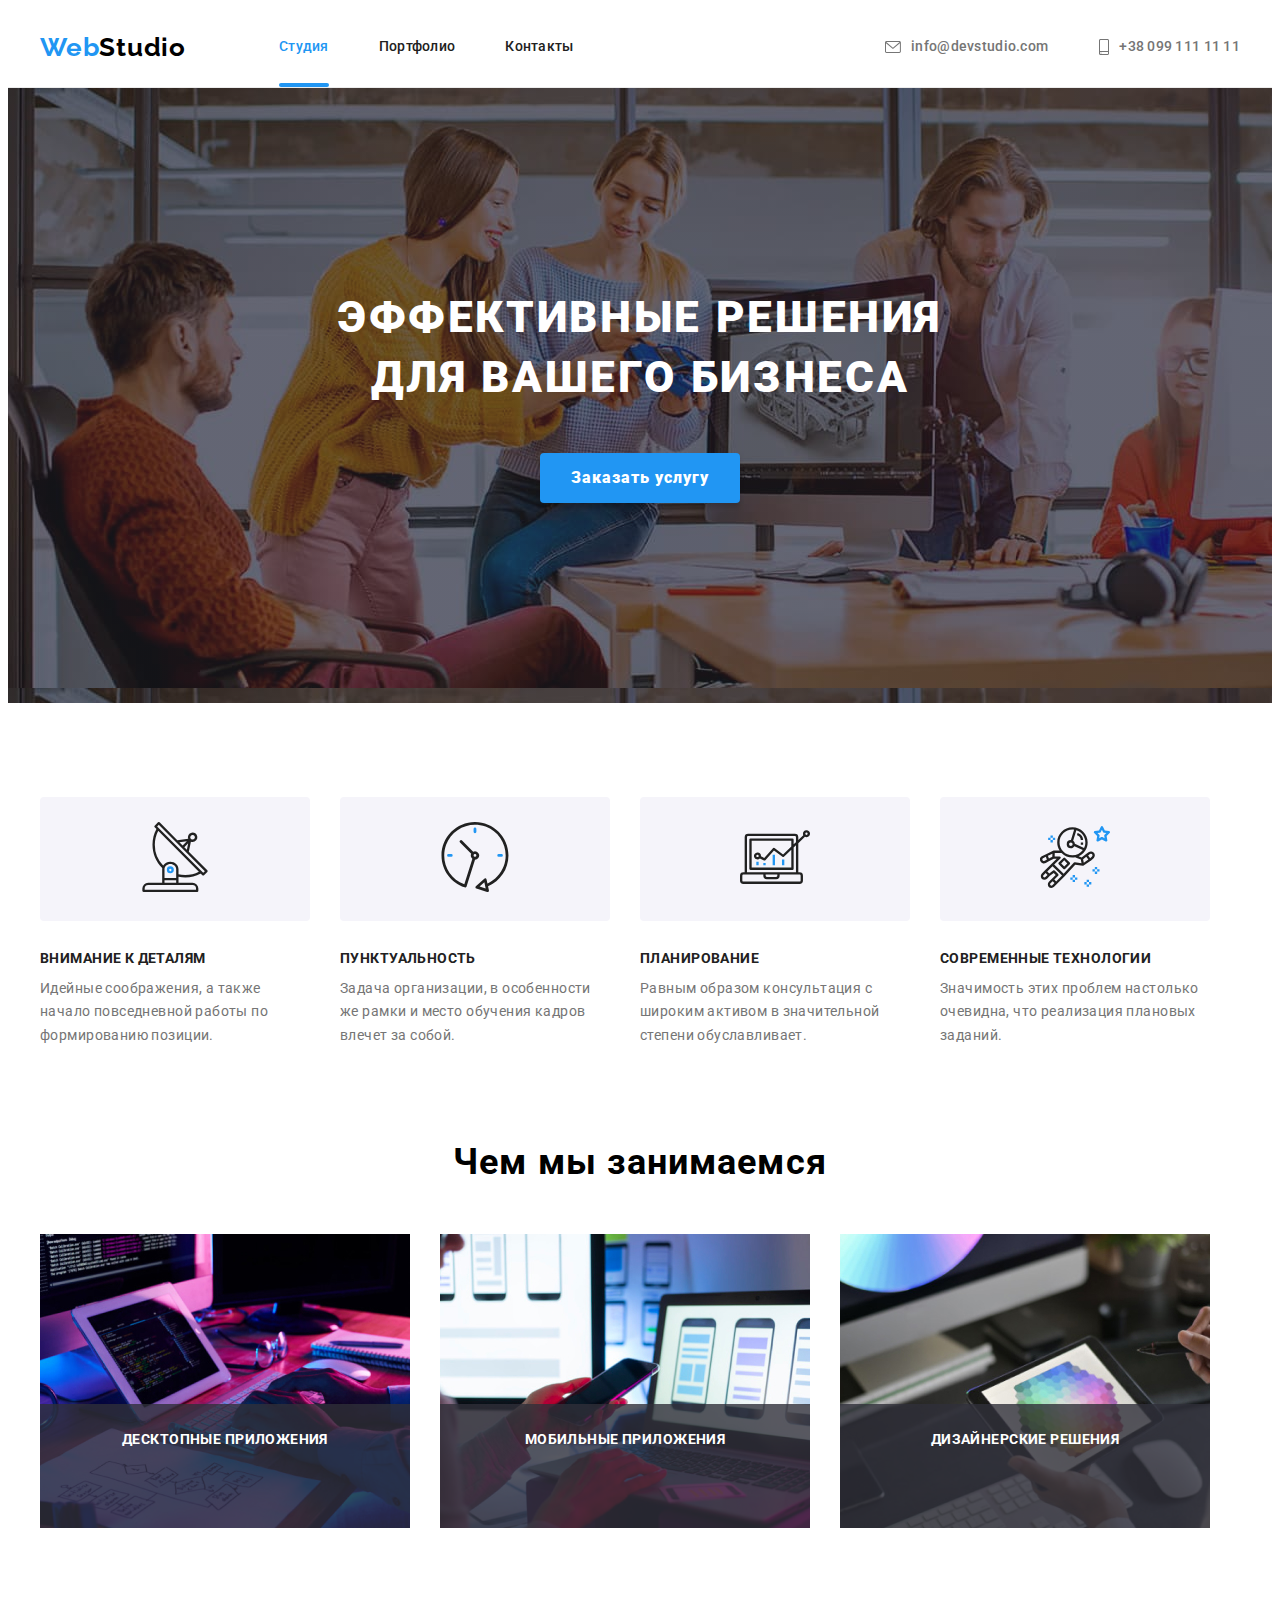
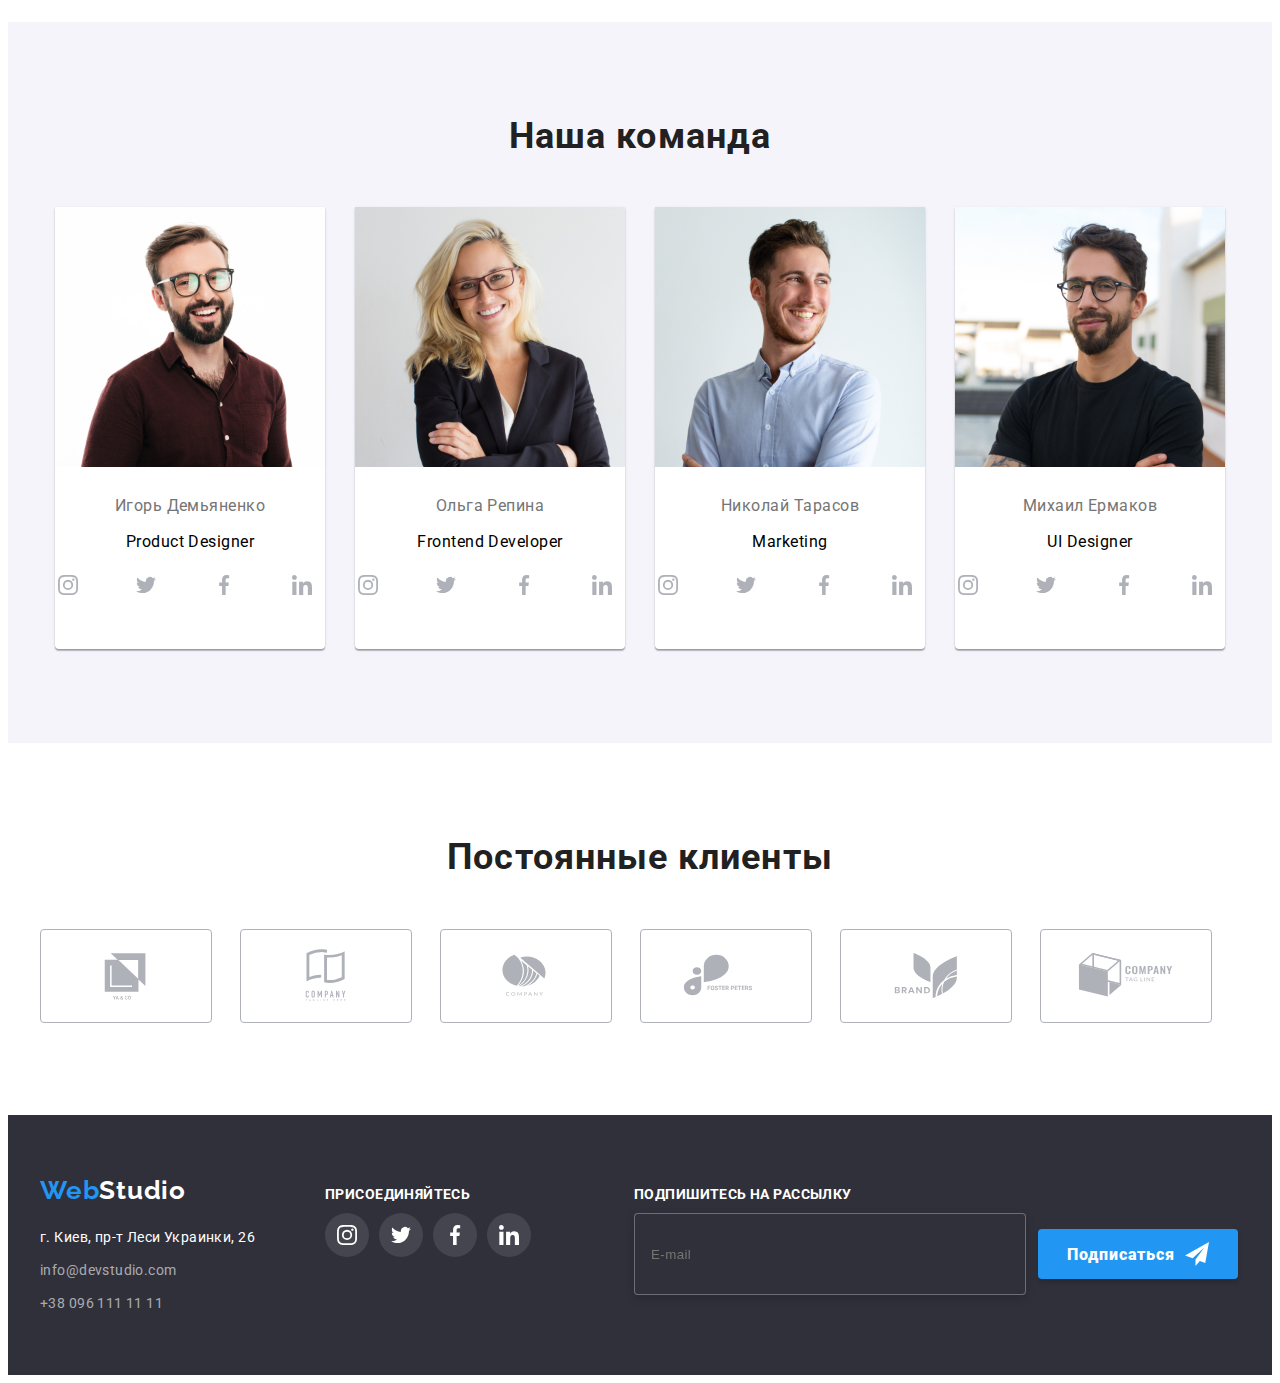
<file: index.html>
<!DOCTYPE html>
<html lang="ru">
<head>
    <meta charset="UTF-8">
    <meta http-equiv="X-UA-Compatible" content="IE=edge">
    <meta name="viewport" content="width=device-width, initial-scale=1.0">
    <title>Студия</title>
    <link rel="stylesheet" href="https://cdnjs.cloudflare.com/ajax/libs/modern-normalize/1.1.0/modern-normalize.min.css" integrity="sha512-wpPYUAdjBVSE4KJnH1VR1HeZfpl1ub8YT/NKx4PuQ5NmX2tKuGu6U/JRp5y+Y8XG2tV+wKQpNHVUX03MfMFn9Q==" crossorigin="anonymous" referrerpolicy="no-referrer" />
    <link rel="preconnect" href="https://fonts.googleapis.com">
<link rel="preconnect" href="https://fonts.gstatic.com" crossorigin>
<link href="https://fonts.googleapis.com/css2?family=Raleway:wght@700&family=Roboto:wght@400;500;700;900&display=swap" rel="stylesheet">
   <!-- <link rel="stylesheet" href="./css/styles.css" /> -->
   <link rel="stylesheet" href="./css/styles.css" /> 
    <link rel="main-css" href="./css/main.min.css"/>
    <meta name="viewport" content="width=device-width, initial-scale=1">
<link rel="stylesheet" href="https://cdnjs.cloudflare.com/ajax/libs/font-awesome/4.7.0/css/font-awesome.min.css">
</head>
<link rel="stylesheet" href="https://cdnjs.cloudflare.com/ajax/libs/modern-normalize/1.1.0/modern-normalize.min.css" integrity="sha512-wpPYUAdjBVSE4KJnH1VR1HeZfpl1ub8YT/NKx4PuQ5NmX2tKuGu6U/JRp5y+Y8XG2tV+wKQpNHVUX03MfMFn9Q==" crossorigin="anonymous" referrerpolicy="no-referrer" />
<body class="body">
    <header class="header">
        <div class="container user">
        <a href="/" class="header__logo--link">
            <span class="header__logo-one--link">Web</span>Studio
        </a>
        <nav class="navigation">
            <ul class="navigation__list">
                <li class="navigation__li"><a class="link current" href="">Студия</a></li>
                <li class="navigation__li"><a class="link" href="portfolio.html">Портфолио</a></li>
                <li class="navigation__li"><a class="link" href="">Контакты</a></li>
                </ul> </nav>

           <ul class="connect list">
            <a class="connect__contacts item" href="mailto:info@devstudio.com"><svg class="envelope-icon">         
            <use href="./images/sprite.svg#icon-envelope"></use></svg>info@devstudio.com</a>
           <a class="connect__contacts item phone" href="tel:+380991111111"> <svg class="smartphone-icon"><use href="./images/sprite.svg#icon-smartphone"></use></svg>+38 099 111 11 11</a>
           </ul>
       </div>
</header>
<main>
        <section class="solutions">
        <div class="container">
        <h1 class="solutions__title-h1">Эффективные решения <br>для вашего бизнеса</h1>
        <button  class="solutions__order-button" type="button" data-modal-open>Заказать услугу</button></div>
        </section>
    
<!-- MODAL WINDOW -->
<div class="backdrop is-hidden" data-modal>
    <div class="modal"> 
        <button class="modal__button" data-modal-close>
            <svg class="icon-close">
                <use href="./images/sprite.svg#icon-close"></use>
            </svg>
        </button>
        <p class="modal__text">Оставьте свои данные, мы вам перезвоним</p>
        <form class="js-modal-form">
        <div class="form__field">
            <label class="modal__label" for="name">Имя</label>
            <input class="modal__input" type="text" name="name" id="name"/>
            <svg class="modal__icons">
                <use  href="./images/sprite.svg#icon-person"></use>
            </svg> 

        </div>
        <div class="form__field">
            <label  class="modal__label" for="tel">Телефон</label>
            <input class="modal__input" type="tel" name="tel" id="tel"/>
            <svg class="modal__icons">
                <use  href="./images/sprite.svg#icon-phone"></use>
            </svg> 
        </div>
        <div class="form__field">
            <label  class="modal__label" for="email">Почта</label>
            <input class="modal__input" type="email" name="email" id="email"/>
            <svg class="modal__icons">
                <use  href="./images/sprite.svg#icon-email"></use>
            </svg> 
        </div>
        <div class="form__field">
            <label  class="modal__label" for="">Комментарий</label>
            <textarea class="modal__textarea" name="comment" id="name" placeholder="Введите текст"></textarea>
        
        </div>
        <label class="modal__check-form">
            <input  class="modal__checkbox" type="checkbox" name="" value=""/>
            <span class="modal__checkbox--icon"></span>
            Соглашаюсь с рассылкой и принимаю 
                <a  class="agreement__link" href="/">Условия договора</a>
            </label>  
<div class="modal__button-form">
<button type="submit" class="modal__send">Отправить</button>
</div>

        </form>
    </div>
</div>
        <section class="advantages"> 
        <div class="container advantage">
        <h2 class="advantages__title-hidden">Наши преимущества</h2>

        <ul class="advantages__list list">
            <li class="advantages__item">
                <div class="advantages__container">
                    <svg class="advantages__icons">
                        <use href="./images/sprite.svg#icon-antenna"></use>
                    </svg>
                </div>
                <h3 class="advantages__title">Внимание к деталям</h3>
                <p class="advantages__context">Идейные соображения, а также начало повседневной работы по формированию позиции.</p>
            </li>
            <li class="advantages__item">
                <div class="advantages__container">
                    <svg class="advantages__icons">
                        <use href="./images/sprite.svg#icon-clock"></use>
                    </svg>
                </div>
                <h3 class="advantages__title">Пунктуальность</h3>
                <p class="advantages__context">Задача организации, в особенности же рамки и место обучения кадров влечет за собой.</p>
            </li>
            <li class="advantages__item">
                <div class="advantages__container">
                    <svg class="advantages__icons">
                        <use href="./images/sprite.svg#icon-diagram"></use>
                    </svg>
                </div>
                <h3 class="advantages__title">Планирование</h3>
                <p class="advantages__context">Равным образом консультация с широким активом в значительной степени обуславливает.</p>
            </li>
            <li class="advantages__item">
                 
        <div class="advantages__container">
            <svg class="advantages__icons">
                <use href="./images/sprite.svg#icon-astronaut"></use>
            </svg>
        </div>
        <h3 class="advantages__title">Современные технологии</h3>
                <p class="advantages__context">Значимость этих проблем настолько очевидна, что реализация плановых заданий.</p>
            </li>
        </ul></div>
    </section>
    <section class="tasks">
        <div class="container tasks__container>">
        <h2 class="tasks__title main">Чем мы занимаемся</h2>
        <ul class="tasks__list list">
            <li class="tasks__item">
                <div class="tasks__block">
                    <img src="images/img1.jpg" alt="руки на клавиатуре" width="370" height="294">
            <div class="tasks__img">
                <p class="tasks__description">Десктопные приложения</p>

            </div>
        </li>
            <li class="tasks__item">
                <div class="tasks__block">
                    <img src="images/img3.jpg" alt="одна рукадевушки на тачпаде,другая с телефоном" width="370" height="294">
                <div class="tasks__img">
                    <p class="tasks__description">Мобильные приложения</p>
                
                </div>
            </li>
            <li class="tasks__item">
                <div class="tasks__block">
                    <img src="images/img2.jpg" alt="планшет и цветовая палитра" width="370" height="294">
                <div class="tasks__img">
                    <p class="tasks__description">Дизайнерские решения</p>

                </div> 
            </li>
        </ul></div>
    </section>
    <section class="our-heroes">
        <div class="container tree">
        <h2 class="our-heroes__title main">Наша команда</h2>
        <ul class="our-heroes__list list">
            <li class="our-heroes__team-box">
                <img src="images/img4.jpg" alt="Игорь Демьяненко" width="270">
                <div class="studio__container">
                <h3 class="studio__team-title">Игорь Демьяненко</h3>
                <p class="studio__post-title">Product Designer</p>
                <ul class="studio__social-icons">
                    
                    <li class="studio__icons--list"><a href="/" class="s__icon--link">
                        <svg class="s__icon">
                            <use href="./images/sprite.svg#icon-instagram"></use>
                        </svg></a>
                    </li>
                   <li> <a href="/" class="s__icon--link">
                        <svg class="s__icon">
                            <use href="./images/sprite.svg#icon-twitter"></use>
                        </svg></a>
                    </li>
                    <li> <a href="/" class="s__icon--link">
                        <svg class="s__icon">
                            <use href="./images/sprite.svg#icon-facebook-1"></use>
                        </svg></a>
                    </li>
                    <li> <a href="/" class="s__icon--link">
                        <svg class="s__icon">
                            <use href="./images/sprite.svg#icon-linkedin-1"></use>
                        </svg></a>
                    </li>
                </ul></div>
            </li>

            <li class="our-heroes__team-box">
                <img src="images/img5.jpg" alt="Ольга Репина" width="270">
                <div class="studio__container">
                    <h3 class="studio__team-title">Ольга Репина</h3>
                <p class="studio__post-title">Frontend Developer</p>
                <ul class="studio__social-icons">
                    
                    <li class="studio__icons--list"><a href="/" class="s__icon--link">
                        <svg class="s__icon">
                            <use href="./images/sprite.svg#icon-instagram"></use>
                        </svg></a>
                    </li>
                   <li> <a href="/" class="s__icon--link">
                        <svg class="s__icon">
                            <use href="./images/sprite.svg#icon-twitter"></use>
                        </svg></a>
                    </li>
                    <li> <a href="/" class="s__icon--link">
                        <svg class="s__icon">
                            <use href="./images/sprite.svg#icon-facebook-1"></use>
                        </svg></a>
                    </li>
                    <li> <a href="/" class="s__icon--link">
                        <svg class="s__icon">
                            <use href="./images/sprite.svg#icon-linkedin-1"></use>
                        </svg></a>
                    </li>
                </ul></div>
            </li>
            <li class="our-heroes__team-box">
                <img src="images/img6.jpg" alt="Николай Тарасов" width="270">
                <div class="studio__container">
                    <h3 class="studio__team-title">Николай Тарасов</h3>
                <p class="studio__post-title">Marketing</p>
                <ul class="studio__social-icons">
                    
                    <li class="studio__icons--list"><a href="/" class="s__icon--link">
                        <svg class="s__icon">
                            <use href="./images/sprite.svg#icon-instagram"></use>
                        </svg></a>
                    </li>
                   <li> <a href="/" class="s__icon--link">
                        <svg class="s__icon">
                            <use href="./images/sprite.svg#icon-twitter"></use>
                        </svg></a>
                    </li>
                    <li> <a href="/" class="s__icon--link">
                        <svg class="s__icon">
                            <use href="./images/sprite.svg#icon-facebook-1"></use>
                        </svg></a>
                    </li>
                    <li> <a href="/" class="s__icon--link">
                        <svg class="s__icon">
                            <use href="./images/sprite.svg#icon-linkedin-1"></use>
                        </svg></a>
                    </li>
                </ul></div>
            </li>
            <li class="our-heroes__team-box">
                <img src="images/img7.jpg" alt="Михаил Ермаков" width="270">
                <div class="studio__container">
                    <h3 class="studio__team-title">Михаил Ермаков</h3>
                <p class="studio__post-title" >UI Designer</p>
                <ul class="studio__social-icons">
                    
                    <li class="studio__icons--list"><a href="/" class="s__icon--link">
                        <svg class="s__icon">
                            <use href="./images/sprite.svg#icon-instagram"></use>
                        </svg></a>
                    </li>
                   <li> <a href="/" class="s__icon--link">
                        <svg class="s__icon">
                            <use href="./images/sprite.svg#icon-twitter"></use>
                        </svg></a>
                    </li>
                    <li> <a href="/" class="s__icon--link">
                        <svg class="s__icon">
                            <use href="./images/sprite.svg#icon-facebook-1"></use>
                        </svg></a>
                    </li>
                    <li> <a href="/" class="s__icon--link">
                        <svg class="s__icon">
                            <use href="./images/sprite.svg#icon-linkedin-1"></use>
                        </svg></a>
                    </li>
                </ul></div>
            </li>
        </ul></div>
    </section>
    <section class="clients">
        <div class="clients__container container">
            <h2 class="clients__title">Постоянные клиенты</h2>
                <ul class="clients__box list">
                    <li class="clients__logo-box"><a href="/" class="clients__link link">
                        <svg class="client">
                            <use href="./images/sprite.svg#icon-logo-1"></use>
                        </svg></a>
                    </li>
                    <li class="clients__logo-box"><a href="/" class="clients__link link">
                        <svg class="client">
                            <use href="./images/sprite.svg#icon-logo-2"></use>
                        </svg></a>
                    </li>
                    <li class="clients__logo-box"><a href="/" class="clients__link link">
                        <svg class="client">
                            <use href="./images/sprite.svg#icon-logo-3"></use>
                        </svg></a>
                    </li>
                    <li class="clients__logo-box"><a href="/" class="clients__link link">
                        <svg class="client">
                            <use href="./images/sprite.svg#icon-logo-4"></use>
                        </svg></a>
                    </li>
                    <li class="clients__logo-box"><a href="/" class="clients__link link">
                        <svg class="client">
                            <use href="./images/sprite.svg#icon-logo-5"></use>
                        </svg></a>
                    </li>
                    <li class="clients__logo-box"><a href="/" class="clients__link link">
                        <svg class="client">
                            <use href="./images/sprite.svg#icon-logo-6"></use>
                        </svg></a>
                    </li>

                </div>
            </h2>
        </div>
    </section>
</main>
<footer class="footer">
    <div class="container footer__container">
        <ul class="footer__list">
    <li class="first-part"> <a href="/" class="footer__logo">
        <span class="footer__logo-three">Web</span class="footer__logo-four">Studio
    </a>
    <address class="footer__adress">
        <p class="lesya">г. Киев, пр-т Леси Украинки, 26</p>
        <div class="column">
        <a class="footer__contacts" href="mailto:info@devstudio.com">
            info@devstudio.com
        </a>
        <a class="footer__contacts" href="tel:+380961111111">
            +38 096 111 11 11
        </a></li>
    <li class="footer__social">
        <h3 class="join">Присоединяйтесь</h3>
        <ul class="join-list list">
            <li class="net-list list"><a href="/" class="net-link link">
                <svg class="icon-footer">
                    <use href="./images/sprite.svg#icon-instagram"></use>
                </svg>
            </a></li>
            <li class="net-list"><a href="/" class="net-link link">
                <svg class="icon-footer">
                    <use href="./images/sprite.svg#icon-twitter"></use>
                </svg>
            </a></li>
            <li class="net-list"><a href="/" class="net-link link">
                <svg class="icon-footer">
                    <use href="./images/sprite.svg#icon-facebook-1"></use>
                </svg>
            </a></li>
            <li class="net-list"><a href="/" class="net-link link">
                <svg class="icon-footer">
                    <use href="./images/sprite.svg#icon-linkedin-1"></use>
                </svg>
            </a></li>
        </ul>
    </li>
    <li class="footer__follow">
        <h3 class="join">Подпишитесь на рассылку</h3>
    <div class="follow-form">
        <input class="footer-input" type="email" name="email" id="email" placeholder="E-mail"/>
        <button type="submit" class="follow-btn">Подписаться
            <svg class="send-icon">
                <use href="./images/sprite.svg#icon-send"></use>
            </svg>
        </button>
    </div>
    </li>
</ul>
    </div>
    </address>
 </div>
</footer>
<script src="./js/modal.js"></script>
</body>
</html>
</file>
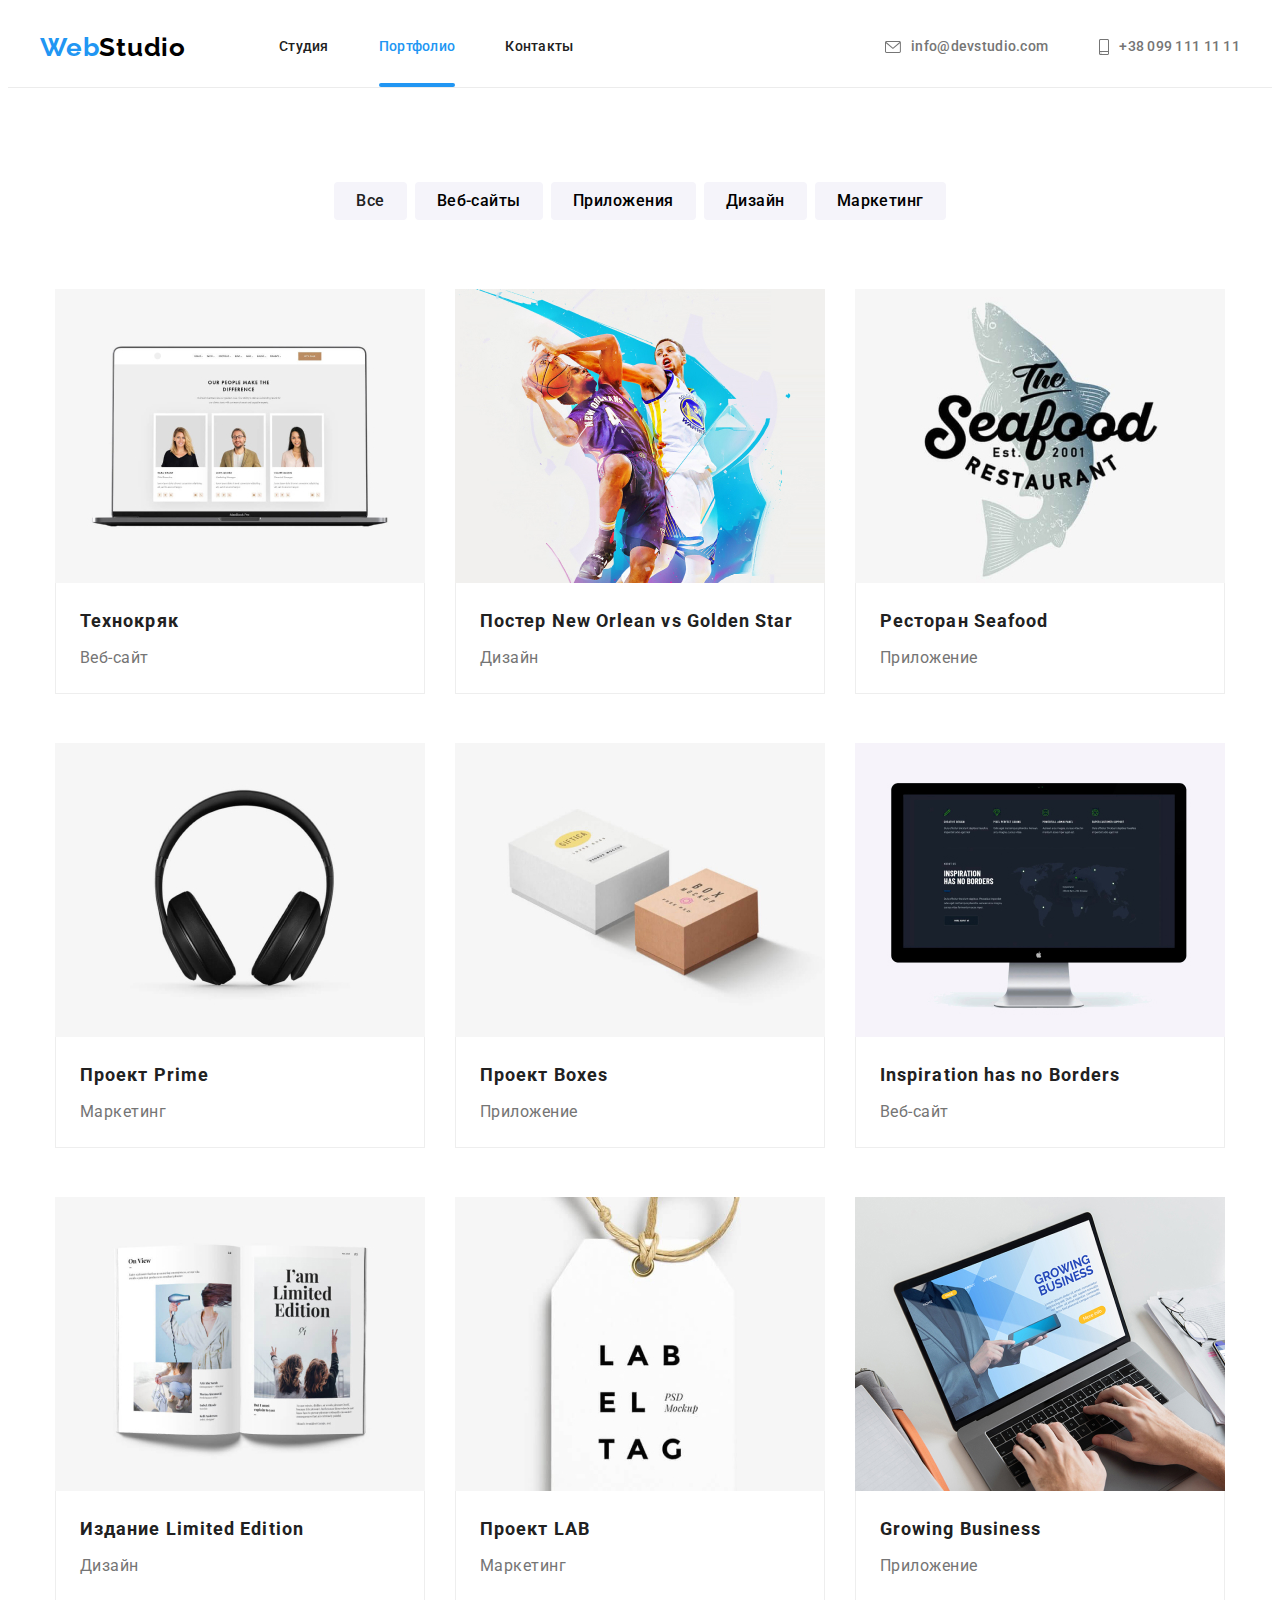
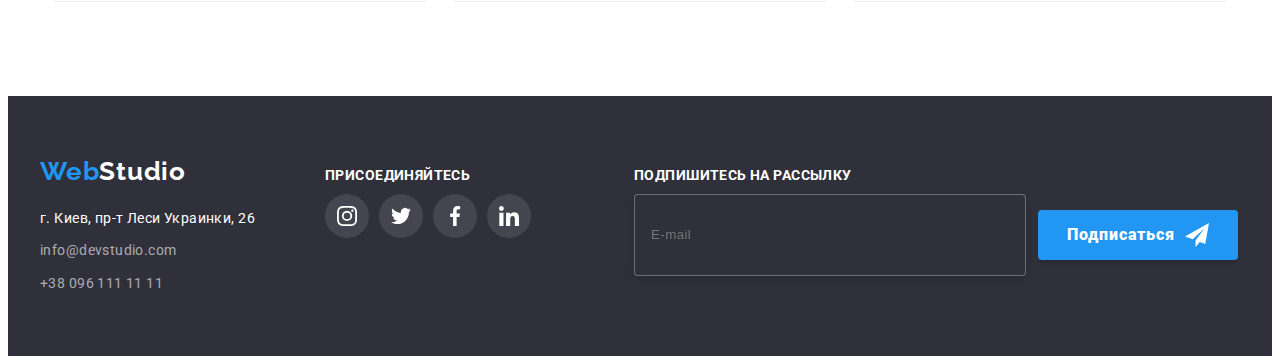
<file: portfolio.html>
<!DOCTYPE html>
<html lang="ru">
<head>
    <meta charset="UTF-8">
    <meta http-equiv="X-UA-Compatible" content="IE=edge">
    <meta name="viewport" content="width=device-width, initial-scale=1.0">
    <title>Document</title>
    <link rel="stylesheet" href="https://cdnjs.cloudflare.com/ajax/libs/modern-normalize/1.1.0/modern-normalize.min.css" integrity="sha512-wpPYUAdjBVSE4KJnH1VR1HeZfpl1ub8YT/NKx4PuQ5NmX2tKuGu6U/JRp5y+Y8XG2tV+wKQpNHVUX03MfMFn9Q==" crossorigin="anonymous" referrerpolicy="no-referrer" />
    <link rel="preconnect" href="https://fonts.googleapis.com">
<link rel="preconnect" href="https://fonts.gstatic.com" crossorigin>
<link href="https://fonts.googleapis.com/css2?family=Raleway:wght@700&family=Roboto:wght@400;500;700;900&display=swap" rel="stylesheet">
    <!-- <link rel="stylesheet" href="./css/styles.css" /> -->
    <link rel="stylesheet" href="./css/styles.css" /> 
    <link rel="main-css" href="./css/main.min.css"/>
    <meta name="viewport" content="width=device-width, initial-scale=1">
<link rel="stylesheet" href="https://cdnjs.cloudflare.com/ajax/libs/font-awesome/4.7.0/css/font-awesome.min.css">
</head>
<body class="body">
    <header class="header">
        <div class="container user">
        <a href="/" class="header__logo--link">
            <span class="header__logo-one--link">Web</span>Studio
        </a>
        <nav class="navigation">
            <ul class="navigation__list">
                <li class="navigation__li"><a class="link" href="index.html">Студия</a></li>
                <li class="navigation__li"><a class="link current" href="">Портфолио</a></li>
                <li class="navigation__li"><a class="link" href="">Контакты</a></li>
                </ul> </nav>

           <ul class="connect list">
            <a class="connect__contacts item" href="mailto:info@devstudio.com"><svg class="envelope-icon">         
            <use href="./images/sprite.svg#icon-envelope"></use></svg>info@devstudio.com</a>
           <a class="connect__contacts item phone" href="tel:+380991111111"> <svg class="smartphone-icon"><use href="./images/sprite.svg#icon-smartphone"></use></svg>+38 099 111 11 11</a>
           </ul>
       </div>
</header>
<main>
    <section class="section-projects">
    <div class="container portfolio-container" >
    <h1 class="title-project">Проекты</h1>
    <ul class="buttons-list list">
        <li><button class="button-portfolio-small" type="button">Все</button></li>
        <li><button class="button-portfolio" type="button">Веб-сайты</button></li>
        <li><button class="button-portfolio" type="button">Приложения</button></li>
        <li><button class="button-portfolio" type="button">Дизайн</button></li>
        <li><button class="button-portfolio" type="button">Маркетинг</button></li>
    </ul>
    <ul class="project-list">
            <li class="project-item">
            <a href="#" class="project-link">
               <div class="img-cover">
                <img src="images/tehnokryak.jpg" alt="Cайт с портретами" width="370" height="294">
            <p class="over-text">
                Технокряк это современная площадка распространения коронавируса. Компании используют эту платформу для цифрового шпионажа и атак на защищённые сервера конкурентов.
            </p>
            </div>
                <div class="border-special">
                <h2 class="title">Технокряк</h2>
                <p class="paragraph-project">Веб-сайт</p></div>
            </a>
        </li>
        <li class="project-item">
            <a href="#" class="project-link">
                 <div class="img-cover"><img src="images/neworlean.jpg" alt="Два волейболиста" width="370" height="294">
                    <p class="over-text">
                        Технокряк это современная площадка распространения коронавируса. Компании используют эту платформу для цифрового шпионажа и атак на защищённые сервера конкурентов.
                    </p></div>
                <div class="border-special">
                <h2 class="title">Постер New Orlean vs Golden Star</h2>
                <p class="paragraph-project">Дизайн</p></div>
            </a>
        </li>
        <li class="project-item">
            <a href="#" class="project-link">
                 <div class="img-cover"><img src="images/restoran.jpg" alt="Рыба с логотипом" width="370" height="294"><p class="over-text">
                    Технокряк это современная площадка распространения коронавируса. Компании используют эту платформу для цифрового шпионажа и атак на защищённые сервера конкурентов.
                </p>
            </div>
                <div class="border-special">
                <h2 class="title">Ресторан Seafood</h2>
                <p class="paragraph-project">Приложение</p></div>
            </a>
        </li>
        <li class="project-item">
            <a href="#" class="project-link">
                 <div class="img-cover"><img src="images/proekt.jpg" alt="Черные наушники" width="370" height="294"><p class="over-text">
                    Технокряк это современная площадка распространения коронавируса. Компании используют эту платформу для цифрового шпионажа и атак на защищённые сервера конкурентов.
                </p>
            </div>
                <div class="border-special">
                <h2 class="title">Проект Prime</h2>
                <p class="paragraph-project">Маркетинг</p></div>
            </a>
        </li>
        <li class="project-item">
            <a href="#" class="project-link">
                 <div class="img-cover"><img src="images/boxes.jpg" alt="Две коробки" width="370" height="294"><p class="over-text">
                    Технокряк это современная площадка распространения коронавируса. Компании используют эту платформу для цифрового шпионажа и атак на защищённые сервера конкурентов.
                </p>
            </div>
                <div class="border-special">
                <h2 class="title">Проект Boxes</h2>
                <p class="paragraph-project">Приложение</p></div>
            </a>
        </li>
        <li class="project-item">
            <a href="#" class="project-link">
                 <div class="img-cover"><img src="images/inspiration.jpg" alt="Черный экран" width="370" height="294"><p class="over-text">
                    Технокряк это современная площадка распространения коронавируса. Компании используют эту платформу для цифрового шпионажа и атак на защищённые сервера конкурентов.
                </p>
            </div>
                <div class="border-special">
                <h2 class="title">Inspiration has no Borders</h2>
                <p class="paragraph-project">Веб-сайт</p></div>
            </a>
        </li>
        <li class="project-item"> 
            <a href="#" class="project-link">
                 <div class="img-cover"><img src="images/izdaniye.jpg" alt="Книга в развороте" width="370" height="294"><p class="over-text">
                    Технокряк это современная площадка распространения коронавируса. Компании используют эту платформу для цифрового шпионажа и атак на защищённые сервера конкурентов.
                </p>
            </div>
                <div class="border-special">
                <h2 class="title">Издание Limited Edition</h2>
                <p class="paragraph-project">Дизайн</p></div>
            </a>
        </li>
        <li class="project-item">
            <a href="#" class="project-link">
                 <div class="img-cover"><img src="images/lab.jpg" alt="Белая этикетка с надписью" width="370" height="294"><p class="over-text">
                    Технокряк это современная площадка распространения коронавируса. Компании используют эту платформу для цифрового шпионажа и атак на защищённые сервера конкурентов.
                </p>
            </div>
               <div class="border-special">
                <h2 class="title">Проект LAB</h2>
                <p class="paragraph-project">Маркетинг</p></div>
            </a>
        </li>
        <li class="project-item">
            <a href="#" class="project-link">
                 <div class="img-cover"><img src="images/growing.jpg" alt="Ноутбук с руками" width="370" height="294"><p class="over-text">
                    Технокряк это современная площадка распространения коронавируса. Компании используют эту платформу для цифрового шпионажа и атак на защищённые сервера конкурентов.
                </p>
            </div>
                <div class="border-special">
                <h2 class="title">Growing Business</h2>
                <p class="paragraph-project">Приложение</p></div>
            </a>
        </li>
    </ul>
</div>
</section>
</main>
<footer class="footer">
    <div class="container footer__container">
        <ul class="footer__list">
    <li class="first-part"> <a href="/" class="footer__logo">
        <span class="footer__logo-three">Web</span class="footer__logo-four">Studio
    </a>
    <address class="footer__adress">
        <p class="lesya">г. Киев, пр-т Леси Украинки, 26</p>
        <div class="column">
        <a class="footer__contacts" href="mailto:info@devstudio.com">
            info@devstudio.com
        </a>
        <a class="footer__contacts" href="tel:+380961111111">
            +38 096 111 11 11
        </a></li>
    <li class="footer__social">
        <h3 class="join">Присоединяйтесь</h3>
        <ul class="join-list list">
            <li class="net-list list"><a href="/" class="net-link link">
                <svg class="icon-footer">
                    <use href="./images/sprite.svg#icon-instagram"></use>
                </svg>
            </a></li>
            <li class="net-list"><a href="/" class="net-link link">
                <svg class="icon-footer">
                    <use href="./images/sprite.svg#icon-twitter"></use>
                </svg>
            </a></li>
            <li class="net-list"><a href="/" class="net-link link">
                <svg class="icon-footer">
                    <use href="./images/sprite.svg#icon-facebook-1"></use>
                </svg>
            </a></li>
            <li class="net-list"><a href="/" class="net-link link">
                <svg class="icon-footer">
                    <use href="./images/sprite.svg#icon-linkedin-1"></use>
                </svg>
            </a></li>
        </ul>
    </li>
    <li class="footer__follow">
        <h3 class="join">Подпишитесь на рассылку</h3>
    <div class="follow-form">
        <input class="footer-input" type="email" name="email" id="email" placeholder="E-mail"/>
        <button type="submit" class="follow-btn">Подписаться
            <svg class="send-icon">
                <use href="./images/sprite.svg#icon-send"></use>
            </svg>
        </button>
    </div>
    </li>
</ul>
    </div>
    </address>
 </div>
</footer>
<script src="./js/modal.js"></script>
</body>
</html>
</file>
<file: css/styles.css>
/* Палитра цветов 
цвет телефона и почты #757575 
цвет акцента  в навигации #2196F3 
цвет кнопки #2196F3
цвет акцент на кнопке #188CE8 
цвет заголовков #212121
основной цвет текста  #757575
текст в секции 1 #FFFFFF
основной цвет фона #FFFFFF
цвет подвала #2F303A
цвет секции #F5F4FA
цвет кнопок в Портфолио  #F5F4FA
*/
:root {
  --primary-accent-color: #2196F3;
  --main-text-color: #757575;
  --secondary-accent-color: #188CE8;
  --main-bcg-color: #FFFFFF;
  --secondary-bcg-color: #F5F4FA;
  --footer-color: #2F303A;
  --h-text-color:#212121;
  --timing-function:cubic-bezier(0.4, 0, 0.2, 1);
  }
   /* Глобальные характеристики */
  
  body {
  background-color:var(--main-bcg-color);
  font-family: Roboto;
  font-style: normal;
  font-weight: 400;
  /* шрифт большинства, текст,футер,адреса*/
  }
  a {
    text-decoration: none;
    transition-property: color;
    transition-duration: 250ms;
  }
  
  a .navigation__list,
  a .footer__contacts {
    text-decoration: none;
  }
  .container {
  width: 1200px;
  padding-left: 15px;
  padding-right: 15px;
  margin:0 auto;
  }
  /* Общий CSS для Студии и Портфолио */
  /* Header */
  img {
    display:block;
    max-width: 100%;
    height:auto;
  }
  .header {
  background: var(--main-bcg-color);

  padding-bottom:24px;
  padding-top: 24px;
  /* flex-wrap: nowrap; */
  /* линия для портфолио в хэдере 
  border-bottom:slategrey;*/

  /* justify-content: space-between; */
  border-bottom: 1px solid #ECECEC;
  }
  /* Логотип */
  .header__logo--link{
    color:var(--primary-accent-color);
  }
  .header__logo-one--link, 
  .logo-link-two:hover {
    text-decoration: underline;
    color:var(--primary-accent-color);
    
  }
  .header__logo-one--link, 
  .logo-link-two:focus {
    text-decoration: var(--primary-accent-color);
  }
  /* Навигация меню */
  ul {
    margin:0;
    padding:0;
    list-style:none;
  }
  .navigation {
      display: flex;
      align-items: center;
      /* justify-content: space-between; */
      text-decoration:none;
      color:var(--h-text-color);
      /* justify-content: end; */
    }
   
    /* дополнительный класс для контейнера с польз.настройками */
   .user {
     display: flex;
     align-items: center;
   }
   .phone {
    margin-left: 48px;
   }
    .link {
      /* display: inline-block; */
      text-decoration:none;
      color: var(--h-text-color);
      padding: auto;
      }
  
     .navigation__list.navigation__li:not(last-child) {
     margin-right: 50px;
      }

    .current {
    display: inline-block;
    color:var(--primary-accent-color);
    position:relative;

    }

  .current::after {
    content:'';
    display: block;
    width: 100%;
    height:4px;
    border-radius: 2px;
    background-color: var(--primary-accent-color);
    position:absolute;
    bottom:0;
    left:0;
  transform: translateY(+32px);
}

    .link:hover,
    .link:focus {
      /* text-decoration: underline;  исправление дз*/
      color: var(--primary-accent-color);
    }
  
    .header__logo--link {
  display: block;
  margin-right: 93px;
  font-family:'Raleway', sans-serif;
  font-style: normal;
  font-weight: 700;
  font-size: 26px;
  text-decoration:none;
  line-height: 1.19;
  letter-spacing: 0.03em;
  /* line-height 31/26=1.19 */
  color:black;
   }
  
  .header__logo-one--link{
   color:var(--primary-accent-color);
   /* text-decoration:none; */
   }
  
  .navigation__list {
  color:black;
  font-weight: 500;
  font-size: 14px;
  line-height: 1.14;
  /* 16/14=1.14 */
  letter-spacing: 0.02em;
  text-decoration: none;
  list-style-type: none;
  /* flex-wrap: nowrap; */
  display: flex;
  /* justify-content: space-between; */

   }

  .navigation__li+.navigation__li {
    margin-left: 50px;
  }

  .navigation__list:hover {
    color:var(--primary-accent-color);
  }
  
  .navigation__list:focus {
    color:var(--primary-accent-color);
  }
  
 .connect {
    display: flex;
    margin-left: auto;
    align-items: center;
  }

  .phone { 
    margin-left: 51px;
  }


  .connect__contacts {
  display: flex;
  font-weight: 500;
  font-size: 14px;
  line-height: 1.14;
  letter-spacing: 0.02em;
  color: var(--main-text-color);
  transition-property: color;
  transition-duration: 250ms;
  }

  .connect__contacts:hover,
  .connect__contacts:focus { 
    color: var(--primary-accent-color);
  }

.envelope-icon {
  width: 16px;
  height: 16px;
  align-items: center;
  margin-right: 10px;
  vertical-align:center;
  fill: currentColor;
}

.smartphone-icon {
  width: 10px;
  height: 16px;
  align-items: center;
  margin-right: 10px;
  vertical-align:center;
  fill: currentColor;
}

  .header-list {
  text-decoration:none;   
  display: flex;
  }


  .solutions {
  background: #2F303A;
 
  background-image:  linear-gradient(rgba(47, 48, 58, 0.4), rgba(47, 48, 58, 0.4)),
  url(../images/studio-bg.jpg);
    text-align: center;

  padding: 200px 0px;
    }
  .flex-projects {
display: flex;
width: 1200px;
padding-left: 15px; 
padding-right: 15px;
margin-left: auto;
margin-right: auto;
  }
  h1,h2,h3,p {
    margin:0;
  }
  .solutions__title-h1 {
  margin-bottom:45px;
  font-weight: 900;
  font-size: 44px;
  line-height: 1.36;
  /* 60/44=1,36 */
  letter-spacing: 0.06em;
  color:var(--main-bcg-color);
  text-transform: uppercase;
  text-align: center;
  }
  
  .solutions__order-button{
    /*параментры поля кнопки */
  background:var(--primary-accent-color);
  box-shadow: 0px 4px 4px rgba(0, 0, 0, 0.15);
  width: 200px;
  height: 50px;
  left: 700px;
  top: 430px;
  align-items: center;
  border-radius:4px;
  border-width:0 ;
  /* параментрытекста кнопки */
  font-family:inherit;
  font-weight: 900;
  font-size: 16px;
  align-items: center;
  text-align: center;
  letter-spacing: 0.06em;
  color:var(--main-bcg-color);
  top: 440px;
  transition-property: background-color;
  transition-duration: 250ms;
  cursor: pointer;
  }
  .solutions__order-button:hover {
  text-decoration: underline var(--primary-accent-color);
  color:var(--main-bcg-color);
  background-color:var(--secondary-accent-color);
  }
  
  .solutions__order-button:focus {
    text-decoration: underline var(--primary-accent-color);
    color:var(--main-bcg-color);
    background-color:var(--secondary-accent-color)
    }




.backdrop {
  z-index:2;
  position:fixed;
  width: 100%;
  height: 100%;
  left: 0px;
  top: 0px;
background: rgba(0, 0, 0, 0.2);
}
.backdrop.is-hidden {
  opacity:0;
  pointer-events:none;
}
.modal {
position:absolute;
top:50%;
left:50%;
transform:translate(-50%, -50%);

width: 528px;
height: 581px;
background: #FFFFFF;
padding: 40px;

}
.icon-close {
  width: 18px;
  height: 18px;
  fill: #000000;
  transition: fill 250ms var(--timing-function);
}
.modal__button {
  display:flex;
  align-items: center;
  width: 30px;
height: 30px;
background: #FFFFFF;
border: 1px solid rgba(0, 0, 0, 0.1);
border-radius:50%;
position:absolute;
top:8px;
right:8px;
cursor: pointer;
transition-property: fill;
  transition: transform 1250ms var(--timing-function);
}
.modal__button:hover .icon-close {
  fill: var(--primary-accent-color);
}
.modal__text {

font-weight: 700;
font-size: 20px;
line-height: 23px;
text-align: center;
letter-spacing: 0.03em;

color: #212121;
margin-bottom: 12px;
}
.modal__icons {
  fill:#212121;
  width: 18px;
height: 18px;
position:absolute;
top: 11px;
left:12px;
justify-items: center;
transform: translateY(19px);
transition-property:fill;
transition-duration: 250ms;
}
.modal__label {
  color: #757575;
  font-weight: normal;
font-size: 12px;
line-height: 1.16;
letter-spacing: 0.01em;
margin-bottom: 4px;
transition-property:color;
transition:  250ms var(--timing-function);
}
.modal__input {
border: 1px solid rgba(33, 33, 33, 0.2);
box-sizing: border-box;
border-radius: 4px;
height: 40px;
width: 448px;
}
.modal__input:hover, 
.modal__input:focus {
 color: var(--primary-accent-color);
 cursor: pointer;
}
.modal__input:hover> .modal__label {
  color: var(--primary-accent-color);
}
.modal__label:hover,
.modal__label:focus> .modal__icons{
  color: var(--primary-accent-color);
  fill: var(--primary-accent-color);
  cursor: pointer;
}
.modal__check-form{
font-weight:400;
font-size: 14px;
line-height: 1.16px;
letter-spacing: 0.03em;
color: #757575;
cursor: pointer;
transition-property:color;
transition: 250ms var(--timing-function);
display: flex;
align-items: center;
}
.modal__check-form:hover,
.modal__check-form:focus {
color: var(--primary-accent-color);
}
.modal__checkbox--icon {
  display:inline-block;
  align-items: center;
 
  width:16px;
  height:15px;
  background-color: #FFFFFF;
  border:black 2px solid;
  border-radius: 4px;
  margin-right: 7px;
  margin-left: 13px;

}
.agreement__link {
  margin-left:2px;
}
.modal__checkbox{
  appearance: none;
  display: flex;
  align-items: center;
  justify-content: center;
  text-align: center 
}
.modal__checkbox:checked+ .modal__checkbox--icon {
background-color: var(--primary-accent-color);
background-image: url('../images/full-check.svg');
background-size: contain;
transition-property:color;
transition: 250ms var(--timing-function);
border: none;
}
.modal__button-form{
  margin-top: 30px;
  display:flex;
  align-items: center;
  justify-content: center;
}
.modal__check-form a{
  color: var(--primary-accent-color);
  text-decoration: underline;
}
.form__field {
  display: flex;
  flex-direction: column;
  margin-bottom: 10px;
  position:relative;
}
.form__field input {
  width: 100%;
  padding: 11px 12px;
  padding-left: 42px;

}
.form__field:focus-within >.modal__icons{
  fill: var(--primary-accent-color);
}
.form__field:hover .modal__icons {
  fill: var(--primary-accent-color);

}
.form__field:hover >.modal__input{
 color: #2196F3;
}
.form__field input::placeholder {
  font-size: 14px;
line-height: 1.16;
letter-spacing: 0.01em;

color: rgba(117, 117, 117, 0.5);
}
textarea {
width: 448px;
height: 120px;
font-weight: normal;
font-size: 14px;
line-height: 1.14;
letter-spacing: 0.01em;

color: rgba(117, 117, 117, 0.5);
border: 1px solid rgba(33, 33, 33, 0.2);
box-sizing: border-box;
border-radius: 4px;

padding:12px 16px;
margin-bottom: 10px;
resize: none;
}
.modal__send {
    /*параментры поля кнопки */
  background:var(--primary-accent-color);
  box-shadow: 0px 4px 4px rgba(0, 0, 0, 0.15);
  width: 200px;
  height: 50px;
  left: 700px;
  top: 430px;
  align-items: center;
  border-radius:4px;
  border-width:0 ;
  /* параментрытекста кнопки */
  font-family:inherit;
  font-weight: 900;
  font-size: 16px;
  align-items: center;
  text-align: center;
  letter-spacing: 0.06em;
  color:var(--main-bcg-color);
  top: 440px;
  transition-property: background-color;
  transition:  250ms var(--timing-function);
  transition-property:color;
transition: 250ms var(--timing-function);
  justify-items: center;
  align-items: center;
  cursor: pointer;
  }
  
  .modal__send:hover {
  text-decoration: underline var(--primary-accent-color);
  color:var(--main-bcg-color);
  background-color:var(--secondary-accent-color);
  }
  
  .modal__send:focus {
    text-decoration: underline var(--primary-accent-color);
    color:var(--main-bcg-color);
    background-color:var(--secondary-accent-color)
    }
  /* Убираю маркеры li */
  .list {
    list-style-type: none;
  }







  /* Секция преимущества, заголовок скрыт */
  .advantages__title-hidden {
    font-size: 0px;
  }

  .advantages {
    padding-top: 94px;
    padding-bottom: 94px;
  }

  .advantage {
    display:flex;

  }
  .advantages__container {

    width: 270px;
    background-color: #F5F4FA;
    border-radius: 4px;
    margin-bottom: 30px;
    align-items: center;
    padding-top:25px;
    padding-bottom:25px;
    padding-left: 100px;
    padding-right: 100px;
  }
  .advantages__icons {  
    width:70px;
    height:70px;
    align-items: center;
    color:#212121;
    }

  .advantages__list {
  display:flex;
  }
  .advantages__item {
    display:flex;
    flex-wrap: wrap;
    width:270px;
  }
 .advantages__item:not(:last-child) {
  margin-right: 30px;
 }

  .advantages__title{
  margin-bottom: 10px;
   font-weight: 700;
  font-size: 14px;
  line-height: 1.14;
  letter-spacing: 0.03em;
  text-transform: uppercase;
  color:var(--h-text-color);
  }
  .advantages__context{
      font-weight: 400;
      font-size: 14px;
      line-height: 1.7; 
      letter-spacing: 0.03em;
      color:var(--main-text-color)
  }


  /* Задачи */
  .tasks__title {
    font-weight: 700;
    font-size: 36px;
    line-height: 1.16;
    /* 42/36=1.16; */
    text-align:center;
    letter-spacing: 0.03em;
    margin-bottom: 50px;
    }
    .tasks {
      background:var(--main-bcg-color);
      padding-bottom:94px;
    }
    
    .section-three {
    background: var(--secondary-bcg-color);
    }
    .tasks__container{
      display:flex;
    }
    .tasks__block {
      position: relative;
  
    
    }
    .tasks__img {
    position: absolute;
    bottom:0;
    left:0;
  
   padding-top: 27px;
   padding-bottom: 27px;
    width: 370px;
    height: 70px;
    background: rgba(47, 48, 58, 0.8);
    }
    .tasks__description {
      text-align: center;
    font-weight: 700;
  font-size: 14px;
  line-height: 16px;
  text-align: center;
  letter-spacing: 0.03em;
  text-transform: uppercase;
  color: #FFFFFF;
    }
    .tasks__item{
      width: 370px;
      margin-right: 30px;
    }
  .tasks__item:last-child {
  margin-right: 0px;
  }
    .tasks__list{
      display: flex;
    }
   
      .tasks__list:not(:last-child) {
      margin-right: 30px;
    }

  /* Специалисты  */
  .our-heroes {
    background:var(--secondary-bcg-color);
    text-align: center;
    padding-top:94px;
    padding-bottom: 94px;
  }
  
  .our-heroes__title {
  margin-bottom:50px;

  font-weight: 700;
  font-size: 36px;
  color:var(--h-text-color);
  line-height:1.16;
  /* 42/36=1.16; */
  text-align:center;
  justify-content:center;
  letter-spacing:0.03em;
  }
  
  .our-heroes__list {
    display:flex;
    justify-content:center;
    align-items:flex-start;
  }
  .our-heroes__team-box {
  /* material shadow */
  box-shadow: 0px 1px 3px rgba(0, 0, 0, 0.12), 0px 1px 1px rgba(0, 0, 0, 0.14), 0px 2px 1px rgba(0, 0, 0, 0.2);
  border-radius: 0px 0px 4px 4px;
  text-align: center;
  letter-spacing: 0.03em;
  flex-wrap: wrap;
  width:270px;
  margin-right: 30px;
  background-color: #FFFFFF;
  }
  .our-heroes__team-box:last-child {
    margin-right:0px;
  }
.studio__container {
  padding-top: 30px;
  padding-bottom:30px;
}
  .studio__team-title{
  font-weight: 500;
  font-size: 16px;
  line-height: 1.18;
  text-align: center;
  letter-spacing: 0.03em;
  color:var(--h-text-color);
  margin-bottom:10px;
  }
  .studio__team-title {
  font-weight:400;
  font-size: 16px;
  line-height: 1.18;
  text-align: center;
  letter-spacing: 0.03em;
  color:var(--main-text-color);
  margin-bottom:16px;

  }
  .studio__social-icons {
    display:flex;
    align-items:center;
    justify-content: center;
  }
  .studio__icons--list {
    display:inline-block;
    align-items:center;
    justify-content: center;
  }

  .s__icon--link {
  display: flex;
  width: 44px;
  height: 44px;
  border:none;
  color:#AFB1B8;
  justify-content: center;
  align-items:center;
  margin-right: 10px;
  padding: 12px;
  cursor: pointer;
  transition-property:background-color;
    transition-duration: 250ms;
  }
  .s__icon {
    width:20px;
    height:20px;
    fill:currentColor;
    transition-property:fill;
    transition-duration: 250ms;
  
  }
  .s__icon:hover,
  .s__icon:focus {
    fill:white;
  }
  .s__icon--link:hover,
  .s__icon--link:focus {
    width: 44px;
    height: 44px;
    background:#2196F3;
    color:white;
    border-radius: 50%;
    justify-content: center;
    align-items:center;
   cursor: pointer;
  }
  /* Футер */
  .footer__container {
    display:flex;
    
    padding-top:60px;
    padding-bottom:60px;
    align-items: baseline;
  }
  .first-part {
    display:inline-block;
  }
  .footer__social{
    display:inline-block;
    flex-wrap: nowrap;
    justify-content: center;
    align-items:baseline;
    margin-left: 70px;
  
  }
  .join-list{
    display:flex;
        
    
  }
  .net-list{
    display:inline-block;
    flex-wrap: nowrap;
    transition-property:color;
    transition-duration: 250ms;
   
  }
  .net-list:hover,
  .net-list:focus {
    cursor: pointer;
  
  }
  .net-link {
    display:flex;
    width: 44px;
    height:44px;
    border-radius: 50%;
    background: rgba(255, 255, 255, 0.1);
   justify-content: center;
  align-items:center;
  margin-right: 10px;
  cursor: pointer;
  transition-property:background-color;
    transition-duration: 250ms;
  }
  .net-link:hover,
  .net-link:focus {
    background: var(--primary-accent-color);
    cursor: pointer;
  }
.footer__list {
  display:flex;
  align-items:baseline;
}
  .icon-footer {
    width:20px;
    height:20px;
    fill:#FFFFFF;
    align-items:center;
    justify-content: center;
    
  }

  .icon-footer:hover,
  .icon-footer:focus {
    fill:#FFFFFF;}

  .join {
    font-weight:700;
font-size: 14px;
line-height: 1.3;
letter-spacing: 0.03em;
text-transform: uppercase;

color: #FFFFFF;
margin-bottom: 10px;
  }
  .footer {
  background: #2F303A;
  }
  .footer__logo{
  font-family: Raleway;
  font-style: normal;
  font-weight: 700;
  color:var(--main-bcg-color);
  font-size: 26px;
  line-height: 1.19;
  letter-spacing: 0.03em;
    }
  .footer__logo-three {
  color: var(--primary-accent-color);
  }
  
  .footer__logo-four {
  color:black;
  text-decoration: none;
  }
  .column {
  display:flex;
  flex-direction:column;
  }
  .lesya {
   padding-bottom:9px;
  }
  .footer__adress {
  color:var(--main-bcg-color);
  font-size: 14px;
  font-style:normal;
  line-height: 1.7;
  letter-spacing: 0.03em;
  text-decoration: none;
  flex:column;
  margin-top: 20px;
  }
  .footer__contacts {
  color: rgba(255, 255, 255, 0.6);
  font-size: 14px;
  font-style:normal;
  line-height: 1.7;
  letter-spacing: 0.03em;
  margin-bottom: 9px;
  }
  .footer__contacts:last-child {
    margin-bottom:0px;
  }
  .footer__follow {
    margin-left: 93px;
    
  }
  .follow-form {
    display: flex;
    flex-direction: row;
    justify-content: center;
    align-items: center;
  }
  .follow-btn {
 background:var(--primary-accent-color);
box-shadow: 0px 4px 4px rgba(0, 0, 0, 0.15);
width: 200px;
height: 50px;
left: 700px;
top: 430px;
align-items: center;
border-radius:4px;
border-width:0 ;
/* параментрытекста кнопки */
font-family:inherit;
font-weight: 900;
font-size: 16px;
align-items: center;
text-align: center;
letter-spacing: 0.06em;
color:var(--main-bcg-color);
top: 440px;
transition-property: background-color;
transition-duration: 250ms;
display: flex;
align-items: center;
justify-content: center;
  }

  .follow-btn:hover,
  .follow-btn:focus {
    text-decoration: underline var(--primary-accent-color);
    color:var(--main-bcg-color);
    background-color:var(--secondary-accent-color);
    cursor:pointer;
    }
  .footer-input {
    width: 358px;
    height: 50px;
    padding: 15px 16px;
    margin-right: 12px;
    border: 1px solid rgba(255, 255, 255, 0.3);
filter: drop-shadow(0px 4px 4px rgba(0, 0, 0, 0.15));
border-radius: 4px;
align-items: center;
letter-spacing: 0.03em;
background-color: #2F303A;
  }
  .footer-input:hover,
  .footer-input:focus {
    border: 1px solid var(--primary-accent-color);
    cursor: pointer;
  }
  .send-icon {
    fill: white;
    height: 24px;
    width:24px;
    margin-left: 10px;
  }

  /* Последняя секция */
  .clients__container {
  
  text-align:center;
  justify-content:center;
  }
.clients{
  
  padding-top: 94px;
  padding-bottom:94px;

 
}
  .clients__title {

  font-family: Roboto;
  font-weight:700;
  font-size: 36px;
  color:var(--h-text-color);
  line-height:1.16;
  /* 42/36=1.16; */
  text-align:center;
  justify-content:center;
  letter-spacing:0.03em;
  margin-bottom:50px;
  }

  .clients__box {
    display:flex;
  
  }
  .clients__logo-box {
    width:170px;
    height: 92px;
/* 
display: inline-block;
flex-wrap: wrap;
/* width: 170px;
height: 92px;
border: 1px solid #AFB1B8;
border-radius: 4px;
justify-content:center;
align-items: center; */
/* padding: 16px 32px; */
/* color: #AFB1B8; */ 
  }

  .clients__logo-box:not(:last-child) {
    margin-right: 30px;
  }
  
  .clients__link {
    display:flex;
    color: #AFB1B8;
    width: 100%;
    height: 100%;
    border: 1px solid #AFB1B8;
    border-radius: 4px;
    justify-content:center;
    align-items: center;
  
  }

  .clients__link:hover,
  .clients__link:focus {
    border: 1px solid var(--primary-accent-color);
  
}
.clients__logo-box:hover,
.clients__logo-box:focus {
  color: var(--primary-accent-color);
}

.client {
  display:flex;
  width: 106px;
  height: 60px;
  fill:currentColor;

align-items: center;
}
   /* Портфолио, сразу поcле хєдера */
  
   .section-projects {
    padding-top:94px; 
    padding-bottom:94px; 
   }
.portfolio-container {
display:flex;
align-items: center;
justify-content: center;
flex-wrap: wrap;
   }
  
  .title-project {
    font-size: 0; 
  }
  .title {
    font-weight:700;
    font-size: 18px;
    line-height: 2;
    /* identical to box height, or 200% */
    letter-spacing: 0.06em;
    color:var(--h-text-color);
  
    margin-bottom:4px;
  

  }
  
  .paragraph-project {
    /*  текст из body */
  color: var(--main-text-color);
  font-size: 16px;
  line-height: 1.87;
  /* identical to box height, or 187% */
  letter-spacing: 0.03em;
  }


  /* Кнопки в ряд */
  .buttons-list{
    display: flex;
    justify-content: center;
    align-items: center;
   
    border-radius: 4px;
  text-align: center;
  letter-spacing: 0.03em;
  }
  
  .button-portfolio {
  background-color: var(--secondary-bcg-color);
  font-family:inherit;
  font-weight: 500;
  font-size: 16px;
  line-height: 1.62;
  letter-spacing: 0.03em;
  border-radius: 4px;
  margin-left: 8px;
  border-width: 0px;
  padding: 6px 22px;
  transition-property: background-color, color,box-shadow;
  transition-duration: 250ms;
  }
  .button-portfolio:not(:last-child) {
    margin-right: 8px;
  }
  .button-portfolio:hover,
  .button-portfolio:focus {
    background: var(--primary-accent-color);
  /* shadow-middle */
  box-shadow: 0px 3px 1px rgba(0, 0, 0, 0.1), 0px 1px 2px rgba(0, 0, 0, 0.08), 0px 2px 2px rgba(0, 0, 0, 0.12);
  border-radius: 4px;
  font-family:inherit;
  font-weight:inherit;
  font-size: 16px;
  line-height:1.62;
  text-align: center;
  letter-spacing: 0.03em;
  color:var(--secondary-bcg-color);
  }
  
  .button-portfolio-small {
  background-color: var(--secondary-bcg-color);
  color: var(--h-text-color);
  font-family:inherit;
  font-weight: 500;
  font-size: 16px;
  line-height:1.62;
  letter-spacing: 0.03em;
  border-radius: 4px;
  border-width: 0px;
  padding: 6px 22px;
  transition-property: background-color, color;
  transition-duration: 250ms;
   }

  /* .button-portfolio:last-child {
    margin-right: 0px;
  }  */
  .button-portfolio-small:hover,
  .button-portfolio-small:focus {
    background:var(--primary-accent-color);
  /* shadow-middle */
  box-shadow: 0px 3px 1px rgba(0, 0, 0, 0.1), 0px 1px 2px rgba(0, 0, 0, 0.08), 0px 2px 2px rgba(0, 0, 0, 0.12);
  border-radius: 4px;
  /* font-family: Roboto;
  font-style: normal; */
  font-weight: 500;
  font-size: 16px;
  line-height:1.62;
  text-align: center;
  letter-spacing: 0.03em;
  color: var(--main-bcg-color);
  }
  
  .buttons-list {
    display: flex;
    list-style:none;
    border-radius:4px;
  }
  
  .project-list {
    display: flex;
    justify-content: center;
    padding-top: 50px;
  
    
    /* Делаем Flex-контейнет многострочным */
    flex-wrap: wrap;
    list-style-type: none;
  }
.project-item {

width: 370px;
margin-left: 30px;
margin-bottom: 30px;
transition-property: background-color, color,box-shadow;
transition-duration: 250ms;
overflow: hidden;

  }
  .project-link {
    width: 370px;
margin-left: 30px;
margin-bottom: 30px;
transition-property: background-color, color,box-shadow;
transition-duration: 250ms;
overflow: hidden;
  }
.project-item:hover,
.project-item:focus {
  box-shadow: 0px 1px 1px rgba(0, 0, 0, 0.12), 0px 4px 4px rgba(0, 0, 0, 0.06), 1px 4px 6px rgba(0, 0, 0, 0.16);
}
  .project-item:nth-child(3n+1) {
    margin-left: 0px;
  }
  .project-item:nth-child(n+7) {
    margin-bottom: 0px;
  }
.img-cover {
  /* background: rgba(33, 150, 243, 0.9); */
  width: 370px;
  height: 294px;
  position:relative;
  overflow: hidden;
}

.over-text {
  position:absolute;
  top:0;
  left:0;
  width:100%;
  height:100%;
 font-weight: 400;
 font-size: 18px;
 line-height: 1.5;
 letter-spacing: 0.03em;
 padding:63px 24px;
 background: rgba(33, 150, 243, 0.9);
 color: #FFFFFF;
 overflow: hidden;
}

.over-text {
  position:absolute;
  content:'';
  display:inline-block;
  width: 370px;
  height: 294px;
  background: rgba(33, 150, 243, 0.9);
  transform:translateY(+100%);
  transition: transform 250ms var(--timing-function);
}


.project-item:hover .over-text {
  transform:translateY(0);
}
 .border-special {
  border-left:1px;
  border-right:1px;
  border-bottom:1px;
  border-top:0px;
  border-style:solid;
  border-color: #EEEEEE;
  padding-top:20px;
  padding-bottom:20px;
  padding-left: 24px;
 
 }
 .over-text {
   position:absolute;
   top:0;
   left:0;
   width:100%;
   height:100%;
  font-weight: 400;
  font-size: 18px;
  line-height: 1.5;
  letter-spacing: 0.03em;
  background: rgba(33, 150, 243, 0.9);
  color: #FFFFFF;
  overflow: hidden;
 }
</file>
<file: css/main.min.css>
:root{--primary-accent-color: #2196F3;--main-text-color: #757575;--secondary-accent-color: #188CE8;--main-bcg-color: #FFFFFF;--secondary-bcg-color: #F5F4FA;--footer-color: #2F303A;--h-text-color:#212121;--timing-function:cubic-bezier(0.4, 0, 0.2, 1)}/*! normalize.css v3.0.2 | MIT License | git.io/normalize */html{font-family:sans-serif;-ms-text-size-adjust:100%;-webkit-text-size-adjust:100%}body{margin:0}article,aside,details,figcaption,figure,footer,header,hgroup,main,menu,nav,section,summary{display:block}audio,canvas,progress,video{display:inline-block;vertical-align:baseline}audio:not([controls]){display:none;height:0}[hidden],template{display:none}a{background-color:rgba(0,0,0,0)}a:active,a:hover{outline:0}abbr[title]{border-bottom:1px dotted}b,strong{font-weight:bold}dfn{font-style:italic}h1{font-size:2em;margin:.67em 0}mark{background:#ff0;color:#000}small{font-size:80%}sub,sup{font-size:75%;line-height:0;position:relative;vertical-align:baseline}sup{top:-0.5em}sub{bottom:-0.25em}img{border:0}svg:not(:root){overflow:hidden}figure{margin:1em 40px}hr{-moz-box-sizing:content-box;box-sizing:content-box;height:0}pre{overflow:auto}code,kbd,pre,samp{font-family:monospace,monospace;font-size:1em}button,input,optgroup,select,textarea{color:inherit;font:inherit;margin:0}button{overflow:visible}button,select{text-transform:none}button,html input[type=button],input[type=reset],input[type=submit]{cursor:pointer}button[disabled],html input[disabled]{cursor:default}button::-moz-focus-inner,input::-moz-focus-inner{border:0;padding:0}input{line-height:normal}input[type=checkbox],input[type=radio]{box-sizing:border-box;padding:0}input[type=number]::-webkit-inner-spin-button,input[type=number]::-webkit-outer-spin-button{height:auto}input[type=search]{-moz-box-sizing:content-box;-webkit-box-sizing:content-box;box-sizing:content-box}input[type=search]::-webkit-search-cancel-button,input[type=search]::-webkit-search-decoration fieldset{border:1px solid silver;margin:0 2px;padding:.35em .625em .75em}legend{border:0;padding:0}textarea{overflow:auto}optgroup{font-weight:bold}table{border-collapse:collapse;border-spacing:0}td,th{padding:0}body{background-color:var(--main-bcg-color);font-family:Roboto;font-style:normal;font-weight:400}a .site-nav,a .contacts-footer{text-decoration:none}a{text-decoration:none;transition-property:color;transition-duration:250ms}.container{width:1200px;padding-left:15px;padding-right:15px;margin:0 auto}img{display:block;max-width:100%;height:auto}ul{margin:0;padding:0;list-style:none}.list{list-style-type:none}.page-header{background:var(--main-bcg-color);padding-bottom:24px;padding-top:24px;border-bottom:1px solid #ececec}.current{display:inline-block;color:var(--primary-accent-color);position:relative}.current::after{content:"";display:block;width:100%;height:4px;border-radius:2px;background-color:var(--primary-accent-color);position:absolute;bottom:0;left:0;transform:translateY(32px)}.header-list{text-decoration:none;display:flex}.logo-link{color:var(--primary-accent-color)}.logo-link__one,.logo-link__two:hover{text-decoration:underline;color:var(--primary-accent-color)}.logo-link__one,.logo-link__two:focus{text-decoration:var(--primary-accent-color)}.logo-link{display:block;margin-right:93px;font-family:"Raleway",sans-serif;font-style:normal;font-weight:700;font-size:26px;text-decoration:none;line-height:1.19;letter-spacing:.03em;color:#000}.page-header .logo-link__one{color:var(--primary-accent-color)}.navigation{display:flex;align-items:center;text-decoration:none;color:var(--h-text-color)}.site-nav{color:#000;font-weight:500;font-size:14px;line-height:1.14;letter-spacing:.02em;text-decoration:none;list-style-type:none;display:flex}.site-nav__li+.site-nav__li{margin-left:50px}.site-nav:hover{color:var(--primary-accent-color)}.site-nav:focus{color:var(--primary-accent-color)}.connect{display:flex;margin-left:auto;align-items:center}.phone{margin-left:51px}.header-contacts{display:flex;font-weight:500;font-size:14px;line-height:1.14;letter-spacing:.02em;color:var(--main-text-color);transition-property:color;transition-duration:250ms}.header-contacts:hover,.header-contacts:focus{color:var(--primary-accent-color)}.envelope-icon{width:16px;height:16px;align-items:center;margin-right:10px;vertical-align:center;fill:currentColor}.smartphone-icon{width:10px;height:16px;align-items:center;margin-right:10px;vertical-align:center;fill:currentColor}.solutions{background:#2f303a;background-image:linear-gradient(rgba(47, 48, 58, 0.4), rgba(47, 48, 58, 0.4)),url(../images/studio-bg.jpg);text-align:center;padding:200px 0px}.flex-projects{display:flex;width:1200px;padding-left:15px;padding-right:15px;margin-left:auto;margin-right:auto}h1,h2,h3,p{margin:0}.title-h1{margin-bottom:45px;font-weight:900;font-size:44px;line-height:1.36;letter-spacing:.06em;color:var(--main-bcg-color);text-transform:uppercase;text-align:center}.order-button{background:var(--primary-accent-color);box-shadow:0px 4px 4px rgba(0,0,0,.15);width:200px;height:50px;left:700px;top:430px;align-items:center;border-radius:4px;border-width:0;font-family:inherit;font-weight:900;font-size:16px;align-items:center;text-align:center;letter-spacing:.06em;color:var(--main-bcg-color);top:440px;transition-property:background-color;transition-duration:250ms;cursor:pointer}.order-button:hover{text-decoration:underline var(--primary-accent-color);color:var(--main-bcg-color);background-color:var(--secondary-accent-color)}.order-button:focus{text-decoration:underline var(--primary-accent-color);color:var(--main-bcg-color);background-color:var(--secondary-accent-color)}.backdrop{z-index:2;position:fixed;width:100%;height:100%;left:0px;top:0px;background:rgba(0,0,0,.2)}.backdrop.is-hidden{opacity:0;pointer-events:none}.modal{position:absolute;top:50%;left:50%;transform:translate(-50%, -50%);width:528px;height:581px;background:#fff;padding:40px}.icon-close{width:18px;height:18px;fill:#000;transition:fill 250ms var(--timing-function)}.modal__button{display:flex;align-items:center;width:30px;height:30px;background:#fff;border:1px solid rgba(0,0,0,.1);border-radius:50%;position:absolute;top:8px;right:8px;cursor:pointer;transition-property:fill;transition:transform 1250ms var(--timing-function)}.modal__button:hover .icon-close{fill:var(--primary-accent-color)}.modal__text{font-weight:700;font-size:20px;line-height:23px;text-align:center;letter-spacing:.03em;color:#212121;margin-bottom:12px}.modal__icons{fill:#212121;width:18px;height:18px;position:absolute;top:11px;left:12px;justify-items:center;transform:translateY(19px);transition-property:fill;transition-duration:250ms}.modal__label{color:#757575;font-weight:normal;font-size:12px;line-height:1.16;letter-spacing:.01em;margin-bottom:4px;transition-property:color;transition:250ms var(--timing-function)}.input{border:1px solid rgba(33,33,33,.2);box-sizing:border-box;border-radius:4px;height:40px;width:448px}.input:hover,.input:focus{color:var(--primary-accent-color);cursor:pointer}.input:hover>.modal__label{color:var(--primary-accent-color)}.modal__label:hover,.modal__label:focus>.modal__icons{color:var(--primary-accent-color);fill:var(--primary-accent-color);cursor:pointer}.check-form{font-weight:400;font-size:14px;line-height:1.16px;letter-spacing:.03em;color:#757575;cursor:pointer;transition-property:color;transition:250ms var(--timing-function);display:flex;align-items:center}.check-form:hover,.check-form:focus{color:var(--primary-accent-color)}.checkbox-icon{display:inline-block;align-items:center;width:16px;height:15px;background-color:#fff;border:#000 2px solid;border-radius:4px;margin-right:7px;margin-left:13px}.agreement__link{margin-left:2px}.checkbox{appearance:none;display:flex;align-items:center;justify-content:center;text-align:center}.checkbox:checked+.checkbox-icon{background-color:var(--primary-accent-color);background-image:url("../images/full-check.svg");background-size:contain;transition-property:color;transition:250ms var(--timing-function);border:none}.button-form__btn-send{margin-top:30px;display:flex;align-items:center;justify-content:center}.check-form a{color:var(--primary-accent-color);text-decoration:underline}.form-field{display:flex;flex-direction:column;margin-bottom:10px;position:relative}.form-field input{width:100%;padding:11px 12px;padding-left:42px}.form-field:focus-within>.modal__icons{fill:var(--primary-accent-color)}.form-field:hover .modal__icons{fill:var(--primary-accent-color)}.form-field:hover>.input{color:#2196f3}.form-field input::placeholder{font-size:14px;line-height:1.16;letter-spacing:.01em;color:rgba(117,117,117,.5)}.modal__textarea{width:448px;height:120px;font-weight:normal;font-size:14px;line-height:1.14;letter-spacing:.01em;color:rgba(117,117,117,.5);border:1px solid rgba(33,33,33,.2);box-sizing:border-box;border-radius:4px;padding:12px 16px;margin-bottom:10px;resize:none}.button-form__btn-send{background:var(--primary-accent-color);box-shadow:0px 4px 4px rgba(0,0,0,.15);width:200px;height:50px;left:700px;top:430px;align-items:center;border-radius:4px;border-width:0;font-family:inherit;font-weight:900;font-size:16px;align-items:center;text-align:center;letter-spacing:.06em;color:var(--main-bcg-color);top:440px;transition-property:background-color;transition:250ms var(--timing-function);transition-property:color;transition:250ms var(--timing-function);justify-items:center;align-items:center;cursor:pointer}.button-form__btn-send:hover{text-decoration:underline var(--primary-accent-color);color:var(--main-bcg-color);background-color:var(--secondary-accent-color)}.button-form__btn-send:focus{text-decoration:underline var(--primary-accent-color);color:var(--main-bcg-color);background-color:var(--secondary-accent-color)}.title-hidden{font-size:0px}.advantages{padding-top:94px;padding-bottom:94px}.advantage{display:flex}.icon__container{width:270px;background-color:#f5f4fa;border-radius:4px;margin-bottom:30px;align-items:center;padding-top:25px;padding-bottom:25px;padding-left:100px;padding-right:100px}.advantage__icons{width:70px;height:70px;align-items:center;color:#212121}.advantages__list{display:flex}.advantage__item{display:flex;flex-wrap:wrap;width:270px}.advantage__item:not(:last-child){margin-right:30px}.title__advantages{margin-bottom:10px;font-weight:700;font-size:14px;line-height:1.14;letter-spacing:.03em;text-transform:uppercase;color:var(--h-text-color)}.context__advantages{font-weight:400;font-size:14px;line-height:1.7;letter-spacing:.03em;color:var(--main-text-color)}.tasks{font-weight:700;font-size:36px;line-height:1.16;text-align:center;letter-spacing:.03em;margin-bottom:50px}.section-tasks{background:var(--main-bcg-color);padding-bottom:94px}.section-three{background:var(--secondary-bcg-color)}.task{display:flex}.task-block{position:relative}.text-img{position:absolute;bottom:0;left:0;padding-top:27px;padding-bottom:27px;width:370px;height:70px;background:rgba(47,48,58,.8)}.task-description{text-align:center;font-weight:700;font-size:14px;line-height:16px;text-align:center;letter-spacing:.03em;text-transform:uppercase;color:#fff}.task-item{width:370px;margin-right:30px}.task-item:last-child{margin-right:0px}.tasks-list{display:flex}.tasks-list:not(:last-child){margin-right:30px}.section-tree{background:var(--secondary-bcg-color);text-align:center;padding-top:94px;padding-bottom:94px}.heroes{margin-bottom:50px;font-weight:700;font-size:36px;color:var(--h-text-color);line-height:1.16;text-align:center;justify-content:center;letter-spacing:.03em}.photo-list{display:flex;justify-content:center;align-items:flex-start}.photo-list__team-box{box-shadow:0px 1px 3px rgba(0,0,0,.12),0px 1px 1px rgba(0,0,0,.14),0px 2px 1px rgba(0,0,0,.2);border-radius:0px 0px 4px 4px;text-align:center;letter-spacing:.03em;flex-wrap:wrap;width:270px;margin-right:30px;background-color:#fff}.photo-list__team-box:last-child{margin-right:0px}.studio-container{padding-top:30px;padding-bottom:30px}.studio__team-title{font-weight:500;font-size:16px;line-height:1.18;text-align:center;letter-spacing:.03em;color:var(--h-text-color);margin-bottom:10px}.studio__post-title{font-weight:400;font-size:16px;line-height:1.18;text-align:center;letter-spacing:.03em;color:var(--main-text-color);margin-bottom:16px}.social-icons{display:flex;align-items:center;justify-content:center}.social__icons--list{display:inline-block;align-items:center;justify-content:center}.s__icon--link{display:flex;width:44px;height:44px;border:none;color:#afb1b8;justify-content:center;align-items:center;margin-right:10px;padding:12px;cursor:pointer;transition-property:background-color;transition-duration:250ms}.s__icon{width:20px;height:20px;fill:currentColor;transition-property:fill;transition-duration:250ms}.s__icon:hover,.s__icon:focus{fill:#fff}.s__icon--link:hover,.s__icon--link:focus{width:44px;height:44px;background:#2196f3;color:#fff;border-radius:50%;justify-content:center;align-items:center;cursor:pointer}.social-footer{display:inline-block;flex-wrap:nowrap;justify-content:center;align-items:baseline;margin-left:70px}.join-list{display:flex}.join-list{display:flex}.net-list{display:inline-block;flex-wrap:nowrap;transition-property:color;transition-duration:250ms}.net-list:hover,.net-list:focus{cursor:pointer}.net-link{display:flex;width:44px;height:44px;border-radius:50%;background:rgba(255,255,255,.1);justify-content:center;align-items:center;margin-right:10px;cursor:pointer;transition-property:background-color;transition-duration:250ms}.net-link:hover,.net-link:focus{background:var(--primary-accent-color);cursor:pointer}.footer-list{display:flex;align-items:baseline}.icon-footer{width:20px;height:20px;fill:#fff;align-items:center;justify-content:center}.icon-footer:hover,.icon-footer:focus{fill:#fff}.join{font-weight:700;font-size:14px;line-height:1.3;letter-spacing:.03em;text-transform:uppercase;color:#fff;margin-bottom:10px}.foot{display:flex;padding-top:60px;padding-bottom:60px;align-items:baseline}.first-part{display:inline-block}.page-footer{background:#2f303a}.column{display:flex;flex-direction:column}.follow-footer{margin-left:93px}.follow-form{display:flex;flex-direction:row;justify-content:center;align-items:center}.follow-btn{background:var(--primary-accent-color);box-shadow:0px 4px 4px rgba(0,0,0,.15);width:200px;height:50px;left:700px;top:430px;align-items:center;border-radius:4px;border-width:0;font-family:inherit;font-weight:900;font-size:16px;align-items:center;text-align:center;letter-spacing:.06em;color:var(--main-bcg-color);top:440px;transition-property:background-color;transition-duration:250ms;display:flex;align-items:center;justify-content:center}.follow-btn:hover,.follow-btn:focus{text-decoration:underline var(--primary-accent-color);color:var(--main-bcg-color);background-color:var(--secondary-accent-color);cursor:pointer}.footer-input{width:358px;height:50px;padding:15px 16px;margin-right:12px;border:1px solid rgba(255,255,255,.3);filter:drop-shadow(0px 4px 4px rgba(0, 0, 0, 0.15));border-radius:4px;align-items:center;letter-spacing:.03em;background-color:#2f303a}.footer-input:hover,.footer-input:focus{border:1px solid var(--primary-accent-color);cursor:pointer}.send-icon{fill:#fff;height:24px;width:24px;margin-left:10px}.logo-footer{font-family:Raleway;font-style:normal;font-weight:700;color:var(--main-bcg-color);font-size:26px;line-height:1.19;letter-spacing:.03em}.logo-link-three{color:var(--primary-accent-color)}.logo-link-four{color:#000;text-decoration:none}.section-projects{padding-top:94px;padding-bottom:94px}.portfolio-container{display:flex;align-items:center;justify-content:center;flex-wrap:wrap}.title-project{font-size:0}.title{font-weight:700;font-size:18px;line-height:2;letter-spacing:.06em;color:var(--h-text-color);margin-bottom:4px}.paragraph-project{color:var(--main-text-color);font-size:16px;line-height:1.87;letter-spacing:.03em}.buttons-list{display:flex;justify-content:center;align-items:center;border-radius:4px;text-align:center;letter-spacing:.03em}.button-portfolio{background-color:var(--secondary-bcg-color);font-family:inherit;font-weight:500;font-size:16px;line-height:1.62;letter-spacing:.03em;border-radius:4px;margin-left:8px;border-width:0px;padding:6px 22px;transition-property:background-color,color,box-shadow;transition-duration:250ms}.button-portfolio:not(:last-child){margin-right:8px}.button-portfolio:hover,.button-portfolio:focus{background:var(--primary-accent-color);box-shadow:0px 3px 1px rgba(0,0,0,.1),0px 1px 2px rgba(0,0,0,.08),0px 2px 2px rgba(0,0,0,.12);border-radius:4px;font-family:inherit;font-weight:inherit;font-size:16px;line-height:1.62;text-align:center;letter-spacing:.03em;color:var(--secondary-bcg-color)}.button-portfolio-small{background-color:var(--secondary-bcg-color);color:var(--h-text-color);font-family:inherit;font-weight:500;font-size:16px;line-height:1.62;letter-spacing:.03em;border-radius:4px;border-width:0px;padding:6px 22px;transition-property:background-color,color;transition-duration:250ms}.button-portfolio-small:hover,.button-portfolio-small:focus{background:var(--primary-accent-color);box-shadow:0px 3px 1px rgba(0,0,0,.1),0px 1px 2px rgba(0,0,0,.08),0px 2px 2px rgba(0,0,0,.12);border-radius:4px;font-weight:500;font-size:16px;line-height:1.62;text-align:center;letter-spacing:.03em;color:var(--main-bcg-color)}.buttons-list{display:flex;list-style:none;border-radius:4px}.project-list{display:flex;justify-content:center;padding-top:50px;flex-wrap:wrap;list-style-type:none}.project-item{width:370px;margin-left:30px;margin-bottom:30px;transition-property:background-color,color,box-shadow;transition-duration:250ms;overflow:hidden}.project-link{width:370px;margin-left:30px;margin-bottom:30px;transition-property:background-color,color,box-shadow;transition-duration:250ms;overflow:hidden}.project-item:hover,.project-item:focus{box-shadow:0px 1px 1px rgba(0,0,0,.12),0px 4px 4px rgba(0,0,0,.06),1px 4px 6px rgba(0,0,0,.16)}.project-item:nth-child(3n+1){margin-left:0px}.project-item:nth-child(n+7){margin-bottom:0px}.img-cover{width:370px;height:294px;position:relative;overflow:hidden}.over-text{position:absolute;top:0;left:0;width:100%;height:100%;font-weight:400;font-size:18px;line-height:1.5;letter-spacing:.03em;padding:63px 24px;background:rgba(33,150,243,.9);color:#fff;overflow:hidden}.over-text{position:absolute;content:"";display:inline-block;width:370px;height:294px;background:rgba(33,150,243,.9);transform:translateY(100%);transition:transform 250ms var(--timing-function)}.project-item:hover .over-text{transform:translateY(0)}.border-special{border-left:1px;border-right:1px;border-bottom:1px;border-top:0px;border-style:solid;border-color:#eee;padding-top:20px;padding-bottom:20px;padding-left:24px}.over-text{position:absolute;top:0;left:0;width:100%;height:100%;font-weight:400;font-size:18px;line-height:1.5;letter-spacing:.03em;background:rgba(33,150,243,.9);color:#fff;overflow:hidden}/*# sourceMappingURL=main.min.css.map */
</file>
